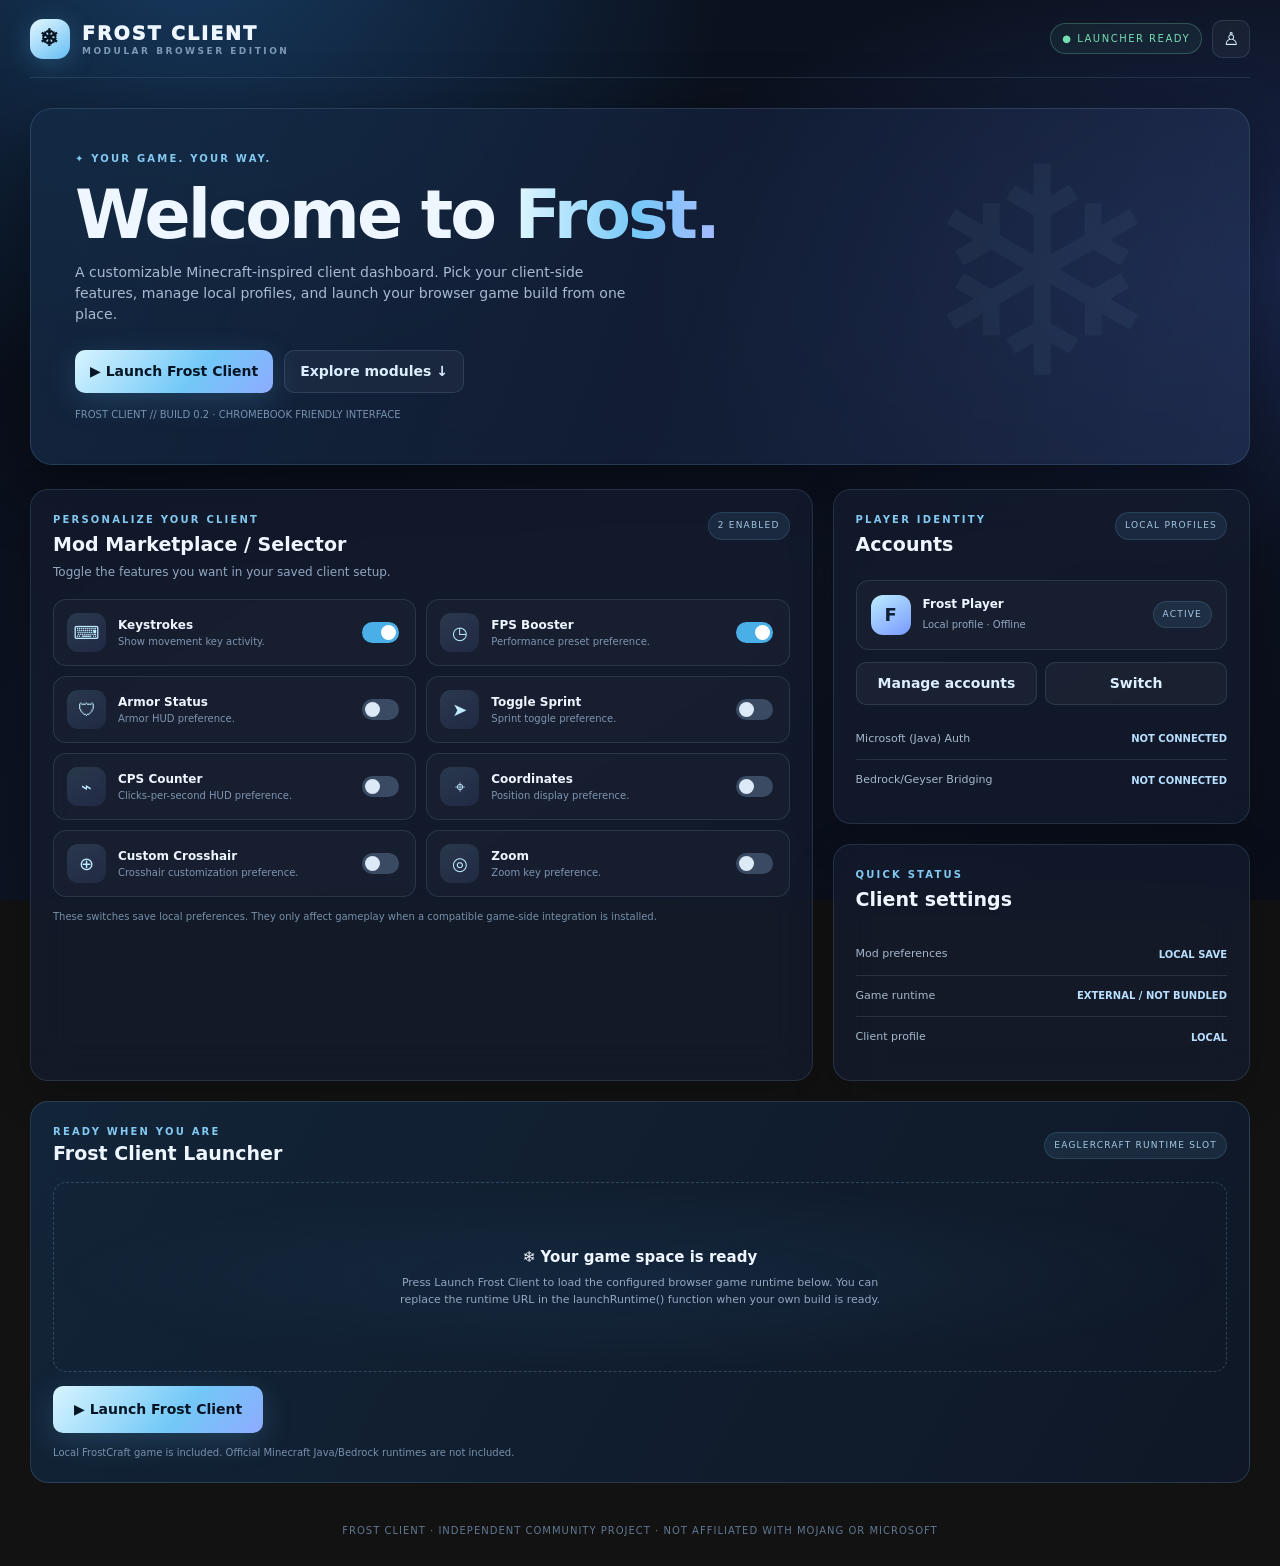
<file: index.html>
<!doctype html>
<html lang="en">
<head>
<meta charset="utf-8">
<meta name="viewport" content="width=device-width,initial-scale=1">
<meta name="theme-color" content="#090d18">
<meta name="description" content="Frost Client — a modular Minecraft-inspired browser launcher.">
<link rel="manifest" href="./manifest.webmanifest">
<title>Frost Client</title>
<style>
:root{color-scheme:dark;--bg:#090d18;--panel:rgba(20,29,48,.72);--panel2:rgba(27,40,64,.7);--line:rgba(160,195,235,.14);--ice:#b9e8ff;--blue:#62baf2;--text:#eef6ff;--muted:#93a7c1;--green:#75dfb3;--shadow:0 22px 70px #0007}
*{box-sizing:border-box}html{scroll-behavior:smooth}body{margin:0;min-height:100vh;color:var(--text);font:14px/1.5 Inter,ui-sans-serif,system-ui,-apple-system,Segoe UI,sans-serif;background:radial-gradient(ellipse at 15% -10%,#183c63 0,transparent 36%),radial-gradient(ellipse at 95% 30%,#1b2850 0,transparent 34%),linear-gradient(145deg,#080d17,#0d1423 55%,#090e19);background-attachment:fixed}
button,input{font:inherit}button{cursor:pointer}.app{max-width:1500px;margin:auto;padding:0 30px}.topbar{height:78px;display:flex;align-items:center;justify-content:space-between;border-bottom:1px solid var(--line)}.brand{display:flex;align-items:center;gap:12px;font-size:19px;font-weight:950;letter-spacing:2px}.logo{display:grid;place-items:center;width:40px;height:40px;border-radius:13px;color:#071522;background:linear-gradient(145deg,#e4f8ff,#64bdf3);box-shadow:0 5px 24px #5ab7ed44;font-size:23px}.brand small{display:block;color:#8099b8;font-size:9px;letter-spacing:2.5px;font-weight:700;margin-top:-3px}.top-actions{display:flex;align-items:center;gap:10px}.status{font-size:10px;letter-spacing:1.5px;color:var(--green);border:1px solid #75dfb344;background:#75dfb310;padding:7px 11px;border-radius:99px}.btn{border:1px solid var(--line);background:#ffffff0a;color:#dceeff;border-radius:10px;padding:10px 15px;font-weight:750;transition:.18s}.btn:hover{transform:translateY(-1px);background:#ffffff14;border-color:#9cdcff55}.btn.primary{color:#061525;border:0;background:linear-gradient(130deg,#d8f5ff,#72c8f7 60%,#8eabff);box-shadow:0 8px 30px #5bb8ef35}.btn.primary:hover{filter:brightness(1.08)}.iconbtn{width:38px;height:38px;padding:0;font-size:18px}.hero{position:relative;overflow:hidden;margin:30px 0 24px;padding:42px 44px;border:1px solid #9bd7ff25;border-radius:22px;background:linear-gradient(110deg,#142b45c9,#14213bbd 55%,#25345a99);backdrop-filter:blur(22px);box-shadow:var(--shadow)}.hero:after{content:"❄";position:absolute;right:7%;top:-52px;font-size:290px;color:#bfeaff0b;pointer-events:none}.eyebrow{font-size:10px;letter-spacing:2.2px;text-transform:uppercase;font-weight:850;color:#83c9f2}.hero h1{font-size:clamp(40px,6vw,68px);line-height:1;letter-spacing:-3px;margin:15px 0 13px}.hero h1 span{background:linear-gradient(90deg,#dff7ff,#75c8f7 60%,#a5baff);-webkit-background-clip:text;background-clip:text;color:transparent}.hero p{color:#a8bad0;max-width:570px;margin:0}.hero-actions{display:flex;gap:11px;flex-wrap:wrap;margin-top:25px;position:relative;z-index:1}.hero-note{font-size:10px;color:#7891ae;margin-top:14px}.layout{display:grid;grid-template-columns:minmax(0,1.5fr) minmax(280px,.8fr);gap:20px}.panel{background:var(--panel);border:1px solid var(--line);border-radius:18px;backdrop-filter:blur(20px);box-shadow:0 15px 45px #0003;padding:22px}.panel-head{display:flex;align-items:flex-start;justify-content:space-between;gap:12px;margin-bottom:18px}.panel h2{font-size:19px;margin:3px 0}.sub{font-size:12px;color:var(--muted);margin:4px 0 0}.tag{font-size:9px;letter-spacing:1.2px;color:#a5c9e5;background:#78bff21a;border:1px solid #78bff226;padding:6px 9px;border-radius:99px;white-space:nowrap}.mod-grid{display:grid;grid-template-columns:repeat(2,minmax(0,1fr));gap:10px}.mod{display:flex;align-items:center;gap:12px;padding:13px;border-radius:13px;border:1px solid var(--line);background:#ffffff06;min-width:0}.mod-icon{width:39px;height:39px;flex:0 0 39px;display:grid;place-items:center;border-radius:11px;background:linear-gradient(145deg,#a6ddff24,#7c9bff18);color:#bfeaff;font-size:18px}.mod-copy{min-width:0;flex:1}.mod-copy strong{display:block;font-size:12px}.mod-copy small{display:block;color:#8095b0;font-size:10px;white-space:nowrap;overflow:hidden;text-overflow:ellipsis}.toggle{appearance:none;width:37px;height:21px;flex:0 0 37px;border-radius:99px;background:#3a4a62;position:relative;transition:.2s;outline:0}.toggle:after{content:"";position:absolute;left:3px;top:3px;width:15px;height:15px;border-radius:50%;background:#dce9f6;transition:.2s}.toggle:checked{background:#4bafe7}.toggle:checked:after{left:19px;background:white}.side-stack{display:grid;gap:20px;align-content:start}.profile{display:flex;align-items:center;gap:12px;padding:14px;border:1px solid var(--line);background:#ffffff07;border-radius:13px}.avatar{width:40px;height:40px;border-radius:12px;display:grid;place-items:center;background:linear-gradient(145deg,#bcecff,#7899ff);color:#10203a;font-size:18px;font-weight:900}.profile-info{flex:1;min-width:0}.profile-info strong{display:block;font-size:12px}.profile-info small{color:var(--muted);font-size:10px}.profile-actions{display:flex;gap:8px;margin-top:12px}.profile-actions .btn{flex:1}.account-row{display:flex;justify-content:space-between;gap:10px;align-items:center;padding:12px 0;border-bottom:1px solid var(--line);font-size:11px}.account-row:last-child{border:0}.account-row span{color:#a7b8cc}.account-row b{font-size:10px;color:#b9dfff}.launch-panel{margin:20px 0 40px;padding:22px;border:1px solid #83c9f22c;border-radius:18px;background:linear-gradient(120deg,#132a43c9,#101a2dc9);backdrop-filter:blur(18px)}.launch-head{display:flex;align-items:center;justify-content:space-between;gap:12px;margin-bottom:15px}.launch-head h2{font-size:19px;margin:0}.game-frame-wrap{display:none;overflow:hidden;border-radius:13px;border:1px solid #9bd7ff2a;background:#05080e}.game-frame-wrap.visible{display:block}.game-frame{display:block;width:100%;height:min(70vh,720px);min-height:420px;border:0;background:#05080e}.frame-placeholder{min-height:190px;display:flex;align-items:center;justify-content:center;text-align:center;padding:25px;border:1px dashed #9bd7ff38;border-radius:13px;background:radial-gradient(ellipse at center,#19345166,transparent 70%)}.frame-placeholder strong{display:block;font-size:15px}.frame-placeholder p{color:var(--muted);font-size:11px;max-width:500px;margin:7px auto 0}.launch-controls{display:flex;gap:10px;flex-wrap:wrap;align-items:center}.launch-controls .primary{font-size:14px;padding:13px 21px}.footnote{font-size:10px;color:#7890aa;margin:12px 0 0}.modal-backdrop{position:fixed;inset:0;z-index:10;display:none;place-items:center;padding:18px;background:#030712c9;backdrop-filter:blur(10px)}.modal-backdrop.open{display:grid}.modal{width:min(570px,100%);max-height:90vh;overflow:auto;background:linear-gradient(145deg,#172941f5,#0d1729f7);border:1px solid #a6dfff30;border-radius:19px;box-shadow:0 30px 100px #000b;padding:23px}.modal-head{display:flex;justify-content:space-between;align-items:center;margin-bottom:17px}.modal-head h2{margin:0;font-size:20px}.field{display:grid;gap:6px;margin:13px 0}.field label{font-size:11px;color:#b8cce0;font-weight:700}.field input{width:100%;border:1px solid var(--line);background:#070e1b99;color:white;padding:11px 12px;border-radius:9px;outline:0}.field input:focus{border-color:#76c8f2}.auth-option{padding:14px;margin:12px 0;border:1px solid var(--line);border-radius:12px;background:#ffffff06}.auth-option strong{font-size:12px;display:block}.auth-option p{font-size:10px;color:var(--muted);margin:5px 0 9px}.auth-option .tag{display:inline-block}.modal-actions{display:flex;gap:9px;justify-content:flex-end;margin-top:18px}.muted{color:var(--muted)}.toast{position:fixed;bottom:22px;left:50%;transform:translate(-50%,20px);opacity:0;pointer-events:none;z-index:20;background:#d9f3ff;color:#071726;padding:11px 16px;border-radius:10px;font-size:12px;font-weight:800;transition:.25s;box-shadow:var(--shadow)}.toast.show{opacity:1;transform:translate(-50%,0)}footer{padding:0 0 28px;text-align:center;color:#617792;font-size:10px;letter-spacing:1px}
@media(max-width:900px){.layout{grid-template-columns:1fr}.side-stack{grid-template-columns:repeat(2,minmax(0,1fr))}}@media(max-width:600px){.app{padding:0 14px}.topbar{height:66px}.brand{font-size:15px}.brand small{font-size:8px}.status{display:none}.hero{padding:29px 22px;margin-top:19px}.hero:after{right:-35px;font-size:180px}.hero h1{letter-spacing:-2px}.panel{padding:16px}.mod-grid{grid-template-columns:1fr}.side-stack{grid-template-columns:1fr}.launch-head{align-items:flex-start;flex-direction:column}.game-frame{height:65vh;min-height:360px}}
</style>
</head>
<body>
<div class="app">
<header class="topbar">
 <div class="brand"><div class="logo">❄</div><div>FROST CLIENT<small>MODULAR BROWSER EDITION</small></div></div>
 <div class="top-actions"><span class="status">● LAUNCHER READY</span><button class="btn iconbtn" id="openAccounts" title="Accounts">♙</button></div>
</header>
<main>
<section class="hero">
 <div class="eyebrow">✦ YOUR GAME. YOUR WAY.</div>
 <h1>Welcome to <span>Frost.</span></h1>
 <p>A customizable Minecraft-inspired client dashboard. Pick your client-side features, manage local profiles, and launch your browser game build from one place.</p>
 <div class="hero-actions"><button class="btn primary" id="heroLaunch">▶ Launch Frost Client</button><button class="btn" id="heroMods">Explore modules ↓</button></div>
 <div class="hero-note">FROST CLIENT // BUILD 0.2 · CHROMEBOOK FRIENDLY INTERFACE</div>
</section>
<div class="layout">
 <section class="panel" id="marketplace">
  <div class="panel-head"><div><div class="eyebrow">PERSONALIZE YOUR CLIENT</div><h2>Mod Marketplace / Selector</h2><p class="sub">Toggle the features you want in your saved client setup.</p></div><span class="tag" id="enabledCount">0 ENABLED</span></div>
  <div class="mod-grid" id="modGrid"></div>
  <p class="footnote">These switches save local preferences. They only affect gameplay when a compatible game-side integration is installed.</p>
 </section>
 <aside class="side-stack">
  <section class="panel"><div class="panel-head"><div><div class="eyebrow">PLAYER IDENTITY</div><h2>Accounts</h2></div><span class="tag">LOCAL PROFILES</span></div>
   <div class="profile"><div class="avatar" id="avatar">F</div><div class="profile-info"><strong id="activeName">Frost Player</strong><small id="activeType">Local profile · Offline</small></div><span class="tag">ACTIVE</span></div>
   <div class="profile-actions"><button class="btn" id="manageAccounts">Manage accounts</button><button class="btn" id="switchAccount">Switch</button></div>
   <div style="margin-top:14px"><div class="account-row"><span>Microsoft (Java) Auth</span><b>NOT CONNECTED</b></div><div class="account-row"><span>Bedrock/Geyser Bridging</span><b>NOT CONNECTED</b></div></div>
  </section>
  <section class="panel"><div class="panel-head"><div><div class="eyebrow">QUICK STATUS</div><h2>Client settings</h2></div></div>
   <div class="account-row"><span>Mod preferences</span><b>LOCAL SAVE</b></div><div class="account-row"><span>Game runtime</span><b>EXTERNAL / NOT BUNDLED</b></div><div class="account-row"><span>Client profile</span><b id="profileStatus">DEFAULT</b></div>
  </section>
 </aside>
</div>
<section class="launch-panel" id="launcher">
 <div class="launch-head"><div><div class="eyebrow">READY WHEN YOU ARE</div><h2>Frost Client Launcher</h2></div><span class="tag">EAGLERCRAFT RUNTIME SLOT</span></div>
 <div class="frame-placeholder" id="placeholder"><div><strong>❄ Your game space is ready</strong><p>Press Launch Frost Client to load the configured browser game runtime below. You can replace the runtime URL in the launchRuntime() function when your own build is ready.</p></div></div>
 <div class="game-frame-wrap" id="frameWrap"><iframe class="game-frame" id="gameFrame" title="Frost Client game runtime" allow="fullscreen; autoplay; gamepad; pointer-lock" allowfullscreen></iframe></div>
 <div class="launch-controls" style="margin-top:14px"><button class="btn primary" id="launchButton">▶ Launch Frost Client</button><button class="btn" id="reloadButton" hidden>↻ Reload game</button><button class="btn" id="fullscreenButton" hidden>⛶ Fullscreen</button></div>
 <p class="footnote" id="launchStatus">Local FrostCraft game is included. Official Minecraft Java/Bedrock runtimes are not included.</p>
</section>
</main>
<footer>FROST CLIENT · INDEPENDENT COMMUNITY PROJECT · NOT AFFILIATED WITH MOJANG OR MICROSOFT</footer>
</div>

<div class="modal-backdrop" id="accountModal" role="dialog" aria-modal="true" aria-labelledby="modalTitle">
 <div class="modal">
  <div class="modal-head"><div><div class="eyebrow">PLAYER PROFILES</div><h2 id="modalTitle">Account manager</h2></div><button class="btn iconbtn" id="closeModal" aria-label="Close">×</button></div>
  <div class="field"><label for="profileName">Profile display name</label><input id="profileName" maxlength="24" placeholder="e.g. Frost Player"></div>
  <div class="field"><label for="profileType">Profile type</label><select id="profileType" style="width:100%;border:1px solid var(--line);background:#070e1b;color:white;padding:11px 12px;border-radius:9px"><option value="local">Local / Offline profile</option><option value="java">Microsoft (Java) Auth</option><option value="bedrock">Bedrock / Geyser profile</option></select></div>
  <div class="auth-option"><strong>Microsoft (Java) Auth</strong><p>Real Microsoft sign-in is not connected yet. A production integration must use Microsoft's official OAuth authorization flow; never enter your Microsoft password into this demo.</p><span class="tag">SIMULATION ONLY · NOT AUTHENTICATED</span></div>
  <div class="auth-option"><strong>Bedrock/Geyser Bridging</strong><p>This option records a profile preference only. It does not convert a browser Eaglercraft session into a Bedrock client or create a Geyser connection.</p><span class="tag">SIMULATION ONLY · NOT CONNECTED</span></div>
  <div class="field"><label for="profileList">Saved profiles</label><select id="profileList" style="width:100%;border:1px solid var(--line);background:#070e1b;color:white;padding:11px 12px;border-radius:9px"></select></div>
  <div class="modal-actions"><button class="btn" id="useSelected">Switch to selected</button><button class="btn primary" id="saveProfile">Save profile</button></div>
  <p class="footnote">Profiles are stored only in this browser using localStorage. No credentials or access tokens are collected.</p>
 </div>
</div>
<div class="toast" id="toast" role="status"></div>
<script>
/* Frost Client modules: keep UI state separate from future game-runtime adapters. */
const STORAGE={mods:"frostClient.mods.v2",profiles:"frostClient.profiles.v1",active:"frostClient.activeProfile.v1"};
const defaultMods=[
 {id:"keystrokes",icon:"⌨",name:"Keystrokes",desc:"Show movement key activity.",enabled:true},
 {id:"fps",icon:"◷",name:"FPS Booster",desc:"Performance preset preference.",enabled:true},
 {id:"armor",icon:"🛡",name:"Armor Status",desc:"Armor HUD preference.",enabled:false},
 {id:"sprint",icon:"➤",name:"Toggle Sprint",desc:"Sprint toggle preference.",enabled:false},
 {id:"cps",icon:"⌁",name:"CPS Counter",desc:"Clicks-per-second HUD preference.",enabled:false},
 {id:"coordinates",icon:"⌖",name:"Coordinates",desc:"Position display preference.",enabled:false},
 {id:"crosshair",icon:"⊕",name:"Custom Crosshair",desc:"Crosshair customization preference.",enabled:false},
 {id:"zoom",icon:"◎",name:"Zoom",desc:"Zoom key preference.",enabled:false}
];
const read=(key,fallback)=>{try{const v=localStorage.getItem(key);return v?JSON.parse(v):fallback}catch{return fallback}};
let mods=read(STORAGE.mods,defaultMods),profiles=read(STORAGE.profiles,[{id:"local-default",name:"Frost Player",type:"local"}]),activeId=read(STORAGE.active,"local-default");
let activeProfile=()=>profiles.find(p=>p.id===activeId)||profiles[0];
const $=id=>document.getElementById(id);
function toast(message){const t=$("toast");t.textContent=message;t.classList.add("show");clearTimeout(toast.timer);toast.timer=setTimeout(()=>t.classList.remove("show"),2300)}
function saveMods(){localStorage.setItem(STORAGE.mods,JSON.stringify(mods));renderMods()}
function renderMods(){
 $("modGrid").innerHTML=mods.map(m=>'<article class="mod"><div class="mod-icon">'+escapeHtml(m.icon)+'</div><div class="mod-copy"><strong>'+escapeHtml(m.name)+'</strong><small>'+escapeHtml(m.desc)+'</small></div><input class="toggle" type="checkbox" data-mod="'+escapeHtml(m.id)+'" '+(m.enabled?"checked":"")+' aria-label="Toggle '+escapeHtml(m.name)+'"></article>').join("");
 document.querySelectorAll("[data-mod]").forEach(input=>input.addEventListener("change",()=>{const mod=mods.find(m=>m.id===input.dataset.mod);if(mod){mod.enabled=input.checked;saveMods()}}));
 $("enabledCount").textContent=mods.filter(m=>m.enabled).length+" ENABLED";
}
function escapeHtml(value){return String(value).replace(/[&<>"']/g,c=>({"&":"&amp;","<":"&lt;",">":"&gt;",'"':"&quot;","'":"&#39;"}[c]))}
function renderProfile(){
 const p=activeProfile();if(!p)return;
 $("activeName").textContent=p.name;$("avatar").textContent=(p.name.trim()[0]||"F").toUpperCase();
 $("activeType").textContent=({local:"Local profile · Offline",java:"Microsoft (Java) · Demo profile",bedrock:"Bedrock/Geyser · Demo profile"})[p.type]||"Local profile";
 $("profileStatus").textContent=p.type.toUpperCase();
 $("profileList").innerHTML=profiles.map(x=>'<option value="'+escapeHtml(x.id)+'">'+escapeHtml(x.name)+' — '+escapeHtml(x.type)+'</option>').join("");
 $("profileList").value=activeId;
}
function openAccounts(){$("accountModal").classList.add("open");renderProfile();$("profileName").value=activeProfile()?.name||"";$("profileType").value=activeProfile()?.type||"local"}
function closeAccounts(){$("accountModal").classList.remove("open")}
function saveProfile(){
 const name=$("profileName").value.trim();if(!name){toast("Enter a profile display name");return}
 const type=$("profileType").value;let p=profiles.find(x=>x.id===activeId);
 if(!p){p={id:"profile-"+Date.now(),name,type};profiles.push(p)}else{p.name=name;p.type=type}
 activeId=p.id;localStorage.setItem(STORAGE.profiles,JSON.stringify(profiles));localStorage.setItem(STORAGE.active,JSON.stringify(activeId));renderProfile();closeAccounts();toast("Profile saved on this device");
}
function switchProfile(){const id=$("profileList").value;if(!id)return;activeId=id;localStorage.setItem(STORAGE.active,JSON.stringify(activeId));renderProfile();toast("Switched profile")}
$("openAccounts").onclick=openAccounts;$("manageAccounts").onclick=openAccounts;$("switchAccount").onclick=openAccounts;$("closeModal").onclick=closeAccounts;$("saveProfile").onclick=saveProfile;$("useSelected").onclick=switchProfile;
$("accountModal").addEventListener("click",e=>{if(e.target===$("accountModal"))closeAccounts()});
$("heroMods").onclick=()=>$("marketplace").scrollIntoView({behavior:"smooth"});
/* Runtime adapter: replace this URL with the URL of your own compiled, authorized browser game build. */
const RUNTIME_URL="./game.html?version=26.2&embedded=1";
function launchRuntime(){
 const frame=$("gameFrame");if(!frame.src||frame.src==="about:blank")frame.src=RUNTIME_URL;
 $("placeholder").style.display="none";$("frameWrap").classList.add("visible");
 $("reloadButton").hidden=false;$("fullscreenButton").hidden=false;
 $("launchStatus").textContent="Loading FrostCraft, the browser game included in this repository. This is the local Frost game build, not the official Minecraft Java or Bedrock client.";
 toast("Frost runtime launch requested");
}
$("launchButton").onclick=launchRuntime;$("heroLaunch").onclick=()=>{$("launcher").scrollIntoView({behavior:"smooth"});launchRuntime()};
$("reloadButton").onclick=()=>{const f=$("gameFrame");f.src=f.src};
$("fullscreenButton").onclick=()=>{const f=$("gameFrame");if(f.requestFullscreen)f.requestFullscreen().catch(()=>toast("Fullscreen is unavailable"))};
renderMods();renderProfile();
if("serviceWorker"in navigator&&location.protocol.startsWith("http"))navigator.serviceWorker.register("./sw.js").catch(()=>{});
</script>
</body>
</html>
</file>
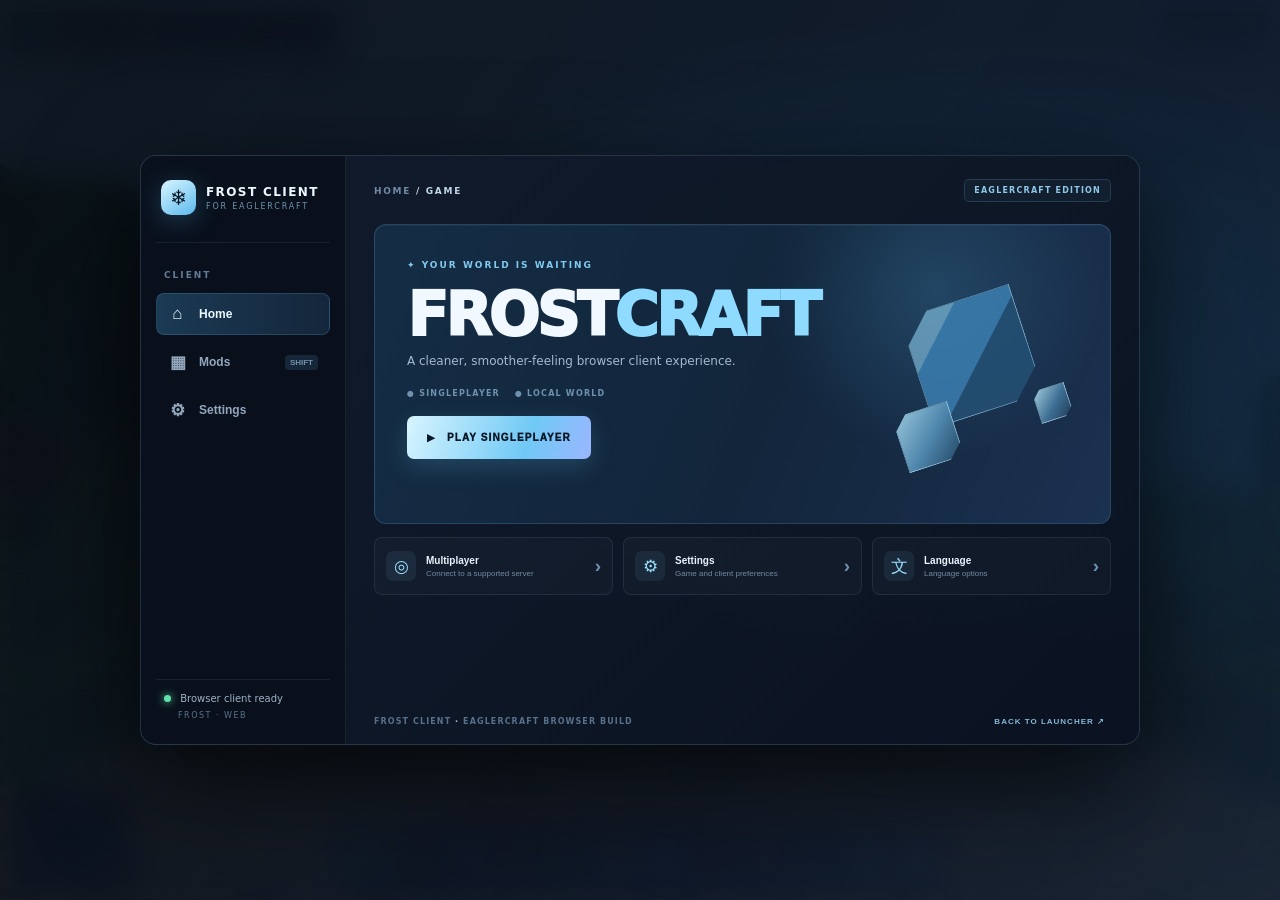
<file: game.html>
<!doctype html>
<html lang="en"><head><meta charset="utf-8"><meta name="viewport" content="width=device-width,initial-scale=1,maximum-scale=1,user-scalable=no"><meta name="theme-color" content="#071426"><title>FrostCraft · Stay Frost</title><style>
*{box-sizing:border-box}html,body{margin:0;width:100%;height:100%;overflow:hidden;background:#80bce0;color:#eefaff;font:14px system-ui,Segoe UI,sans-serif}canvas{display:block;width:100%;height:100%;outline:0}#top{position:fixed;top:12px;left:14px;right:14px;display:flex;justify-content:space-between;pointer-events:none;text-shadow:0 2px 5px #000;z-index:2}#brand{font-weight:950;letter-spacing:2px;color:#d9f5ff}#profile,#coords{font-size:11px;color:#e1f4ff}#cross{position:fixed;left:50%;top:50%;width:18px;height:18px;transform:translate(-50%,-50%);pointer-events:none;z-index:2}#cross:before,#cross:after{content:"";position:absolute;background:#fff;box-shadow:0 1px 3px #000}#cross:before{width:2px;height:18px;left:8px}#cross:after{height:2px;width:18px;top:8px}#hotbar{position:fixed;bottom:14px;left:50%;transform:translateX(-50%);display:flex;gap:0;padding:4px;background:#171717dd;border:3px solid #c6c6c6;border-top-color:#f1f1f1;border-left-color:#f1f1f1;border-radius:0;box-shadow:0 2px 8px #0008;z-index:2}.slot{width:46px;height:46px;border:2px solid #555;background:#8b8b8b;display:grid;place-items:center;position:relative;box-shadow:inset 2px 2px #bdbdbd,inset -2px -2px #555}.slot.active{border:3px solid #fff;outline:1px solid #222;background:#aaa;box-shadow:0 0 0 1px #fff,inset 2px 2px #ddd,inset -2px -2px #555}.swatch{width:27px;height:27px;border:2px solid #ffffff66;box-shadow:inset -5px -5px #0003;image-rendering:pixelated}.slot small{position:absolute;bottom:0;right:3px;font-size:10px;text-shadow:0 1px 3px #000}#statusbar{position:fixed;bottom:70px;left:50%;transform:translateX(-50%);width:min(430px,94vw);display:flex;justify-content:space-between;pointer-events:none;z-index:2;text-shadow:1px 2px #222;font-size:22px;line-height:1}#hearts,#food{letter-spacing:1px;white-space:nowrap}#hearts{color:#ef3434}#food{color:#e2a36a}#help{position:fixed;left:13px;bottom:13px;font-size:11px;line-height:1.7;text-shadow:0 2px 5px #000;z-index:2}#overlay{position:fixed;inset:0;background:linear-gradient(#07142677,#071426dd);display:grid;place-items:center;padding:18px;z-index:5}#panel{width:min(480px,100%);padding:28px;border:2px solid #8edcff88;border-radius:10px;background:linear-gradient(145deg,#102c45,#081a2c);box-shadow:0 20px 80px #0009}h1{font-size:38px;line-height:1;margin:8px 0 12px}h1 em{font-style:normal;color:#a9e4ff}.eyebrow{font-size:10px;letter-spacing:2px;color:#81c9ec;font-weight:900}p{color:#b3ccdc;line-height:1.6}.btn{border:0;border-radius:5px;background:linear-gradient(135deg,#c7f1ff,#58b8ed);color:#06203a;font-weight:900;padding:12px 18px;cursor:pointer}.secondary{background:#17364f;color:#d6f2ff;border:1px solid #38617d;margin-left:7px}.hidden{display:none!important}#toast{position:fixed;top:68px;left:50%;transform:translateX(-50%);padding:8px 14px;background:#071b2cdd;border:1px solid #9edfff66;border-radius:6px;font-size:12px;opacity:0;transition:opacity .2s;z-index:3;pointer-events:none}#toast.show{opacity:1}#gameMenu{position:fixed;inset:0;z-index:8;display:grid;place-items:center;padding:16px;background:#020914bb;backdrop-filter:blur(7px)}#gameMenu.hidden{display:none!important}.menuCard{width:min(560px,96vw);max-height:85vh;overflow:auto;padding:24px;background:linear-gradient(145deg,#173b58,#071a2d);border:2px solid #8edcff88;border-radius:12px;box-shadow:0 22px 80px #000b}.menuCard h2{font-size:28px;margin:8px 0 18px}.menuGrid{display:grid;grid-template-columns:repeat(3,minmax(0,1fr));gap:9px}.menuItem{padding:12px 8px;background:#0a2338;border:1px solid #426783;border-radius:7px;color:#eaf8ff;text-align:center;cursor:pointer}.menuItem:hover{border-color:#a7e6ff;background:#174363}.menuItem small{display:block;color:#a9c8da;margin-top:5px}.menuActions{display:flex;justify-content:center;margin-top:18px}.toggleRow{display:flex;justify-content:space-between;align-items:center;padding:12px;border-bottom:1px solid #ffffff20;color:#eaf8ff}.toggleRow button{min-width:86px}.@media(max-width:600px){#help{display:none}.slot{width:36px;height:40px}#hotbar{bottom:8px;padding:3px}.slot .swatch{width:22px;height:22px}#statusbar{bottom:58px;font-size:18px;width:min(340px,94vw)}}
.menuCard{width:min(650px,96vw);background:linear-gradient(145deg,#111820,#080d13);border:1px solid #3a4b5c;border-radius:5px;padding:22px;box-shadow:0 24px 90px #000d}.menuCard h2{font-size:25px;letter-spacing:.5px;color:#f1f6fa}.hackBar{display:flex;gap:10px;align-items:center;flex-wrap:wrap;margin:0 0 13px}.hackTabs{display:flex;gap:5px}.hackTab{background:#202b36;border:1px solid #394958;color:#b9c7d2;padding:8px 12px;border-radius:3px;cursor:pointer}.hackTab.chosen{background:#8edcff;color:#071521;border-color:#8edcff;font-weight:900}.hackSearch{flex:1;min-width:150px;background:#0b1219;border:1px solid #3a4b5c;color:#fff;padding:9px 11px;border-radius:3px;outline:none}.hackModules{display:grid;grid-template-columns:repeat(2,minmax(0,1fr));gap:8px;max-height:48vh;overflow:auto}.hackModule{display:flex;align-items:center;justify-content:space-between;gap:10px;text-align:left;background:#1a242e;border:1px solid #354553;border-radius:3px;color:#e9f2f8;padding:12px;cursor:pointer}.hackModule:hover{border-color:#8edcff}.hackModule.enabled{background:#173443;border-color:#62c5ef}.hackModule small{display:block;color:#9aabb8;font-size:11px;margin-top:4px}.hackSwitch{font-size:10px;font-weight:900;letter-spacing:1px;color:#91a0ad;background:#0b1219;padding:5px 8px;border-radius:2px}.hackModule.enabled .hackSwitch{color:#071521;background:#8edcff}.hackFoot{color:#718391;font-size:9px;letter-spacing:1.4px;margin-top:14px}.hackEmpty{grid-column:1/-1;padding:22px;text-align:center;color:#9aabb8}@media(max-width:520px){.hackModules{grid-template-columns:1fr}.hackBar{align-items:stretch}.hackTabs{overflow:auto}}#frostHud{position:fixed;top:15px;left:15px;z-index:4;display:flex;align-items:center;gap:9px;color:#fff;font-size:14px;font-weight:850;letter-spacing:.5px;text-shadow:2px 2px 4px #000c;pointer-events:none}.frostLogo{width:18px;height:18px;background:#1bf2ff;clip-path:polygon(50% 0%,100% 35%,82% 100%,18% 100%,0% 35%);filter:drop-shadow(0 0 5px #1bf2ff88)}#frostHud small{font-size:10px;font-weight:700;color:#bdefff;letter-spacing:.8px}#fpsValue{margin-left:8px;padding:5px 8px;background:#0b0c10b8;border:1px solid #ffffff26;border-radius:4px;font-size:10px;letter-spacing:1px}#keyHud{position:fixed;left:15px;bottom:15px;z-index:4;display:grid;gap:4px;padding:7px;background:#0b0c10a8;border:1px solid #ffffff35;border-radius:5px;pointer-events:none;backdrop-filter:blur(5px)}#keyHud>div{display:flex;justify-content:center;gap:4px}#keyHud i{font-style:normal;font-size:10px;font-weight:900;min-width:25px;height:24px;display:grid;place-items:center;background:#20252d;border:1px solid #68717c;border-radius:3px;color:#fff}#keyHud #keySpace,#keyHud #keySprint{min-width:48px;font-size:8px}#keyHud i.pressed{background:#1bf2ff;color:#071016;border-color:#b9faff;box-shadow:0 0 9px #1bf2ff77}#moduleHud{position:fixed;right:14px;top:52px;z-index:4;display:grid;justify-items:end;gap:4px;pointer-events:none}.modulePill{padding:5px 8px;background:#0b0c10c9;border:1px solid #1bf2ff77;border-radius:3px;color:#d8fbff;font-size:10px;font-weight:850;letter-spacing:.8px}#top #brand,#top #profile{display:none}#top #coords{top:15px;right:15px;background:#0b0c10a8;padding:6px 9px;border:1px solid #ffffff30;border-radius:4px;font-weight:800}#hotbar{background:#0b0c10b8;border:1px solid #ffffff66;border-radius:5px;gap:3px;padding:4px;backdrop-filter:blur(5px)}.slot{background:#20252d;border:1px solid #77808b;border-radius:3px;box-shadow:none}.slot.active{background:#28515a;border:2px solid #1bf2ff;outline:0;box-shadow:0 0 10px #1bf2ff66}.swatch{border-radius:2px}#help{display:none}@media(max-width:600px){#frostHud{top:9px;left:9px;font-size:12px}#frostHud small{display:none}#keyHud{left:8px;bottom:8px;transform:scale(.85);transform-origin:bottom left}#top #coords{top:9px;right:8px}.slot{width:34px;height:38px}#hotbar{bottom:8px;gap:2px;padding:3px}}
/* Classic browser Minecraft-style title screen */
#overlay{background:linear-gradient(#0006,#0009),radial-gradient(ellipse at 50% 35%,#738b9c55,transparent 65%);backdrop-filter:none}
#eaglerMenu{width:min(440px,96vw);padding:18px 24px 13px;text-align:center;position:relative;color:#fff;text-shadow:2px 2px #303030}
.eaglerLogo{height:142px;display:flex;flex-direction:column;align-items:center;justify-content:center;margin-bottom:14px;position:relative}
.logoMain{font-family:Impact,'Arial Black',system-ui,sans-serif;font-size:clamp(43px,9vw,66px);font-weight:1000;letter-spacing:-3px;line-height:.95;color:#fff;text-shadow:4px 4px #343434,-2px -2px #b8b8b8,2px -2px #b8b8b8,-2px 2px #b8b8b8,0 7px #222;transform:skew(-5deg)}
.logoMain span{color:#9fe6ff}
.logoSub{font-size:12px;font-weight:900;letter-spacing:5px;margin-top:12px;color:#dcecf6;text-shadow:2px 2px #333}
.splash{position:absolute;right:0;bottom:1px;color:#ffff55;font-size:15px;font-weight:900;text-shadow:2px 2px #3b3b00;transform:rotate(-13deg)}
.menuButtons{width:min(320px,100%);margin:0 auto;display:grid;gap:8px}
.mcButton{height:38px;min-width:0;padding:0 10px;border:2px solid;border-color:#fff #555 #555 #fff;border-radius:0;background:linear-gradient(#777,#555);color:#fff;font:14px/1.1 Arial,sans-serif;text-shadow:2px 2px #333;box-shadow:inset 0 0 0 1px #aaa,0 2px 3px #0008;cursor:pointer}
.mcButton:hover,.mcButton:focus{outline:0;border-color:#fff #ddd #ddd #fff;background:linear-gradient(#a0a0a0,#777);color:#ffffa0}
.mcButton:active{border-color:#555 #fff #fff #555;background:linear-gradient(#444,#666)}
.menuPair{display:grid;grid-template-columns:1fr 1fr;gap:8px}
.menuFooter{display:flex;justify-content:space-between;gap:10px;margin:22px -8px 0;color:#ddd;font:10px Arial,sans-serif;text-shadow:1px 1px #222}
.menuHint{font:10px Arial,sans-serif;color:#ddd;margin-top:9px;text-shadow:1px 1px #222}
@media(max-width:520px){#eaglerMenu{padding:10px 12px}.eaglerLogo{height:120px}.logoMain{font-size:48px}.menuButtons{width:min(310px,100%)}.menuFooter{font-size:8px}}

/* Frost x Lunar-inspired client interface: original styling, not Lunar assets */
#overlay{padding:0;background:radial-gradient(ellipse at 72% 42%,#123e5a88,transparent 48%),linear-gradient(125deg,#070b13ed,#0b1424f2 60%,#101d31f0);backdrop-filter:blur(16px)}
#lunarShell{width:min(1000px,96vw);min-height:min(590px,90vh);display:grid;grid-template-columns:205px 1fr;overflow:hidden;background:linear-gradient(135deg,#111c2cF5,#0b1321f7);border:1px solid #a8dfff26;border-radius:16px;box-shadow:0 35px 110px #000b;color:#eef7ff;font-family:Inter,system-ui,sans-serif;text-shadow:none}
.lunarSide{display:flex;flex-direction:column;padding:24px 15px;background:#080e19c9;border-right:1px solid #a8dfff18}
.lunarBrand{display:flex;align-items:center;gap:10px;padding:0 5px 27px;border-bottom:1px solid #ffffff12}
.lunarMark{width:35px;height:35px;border-radius:10px;display:grid;place-items:center;background:linear-gradient(145deg,#d8f6ff,#5cb9ee);color:#071522;font-size:21px;box-shadow:0 5px 24px #5cb9ee44}
.lunarBrand b{display:block;font-size:12px;letter-spacing:1.4px}.lunarBrand small{display:block;color:#6e91ad;font-size:8px;letter-spacing:1.8px;margin-top:3px}
.sideLabel{font-size:9px;color:#637b96;letter-spacing:2px;font-weight:900;margin:27px 8px 10px}
.sideLink{height:42px;display:flex;align-items:center;gap:12px;padding:0 11px;margin:3px 0;border:1px solid transparent;border-radius:8px;background:transparent;color:#92a7be;text-align:left;font-size:12px;font-weight:700;cursor:pointer}
.sideLink span{font-size:17px;width:19px;text-align:center}.sideLink i{font-style:normal;margin-left:auto;font-size:8px;color:#7193af;background:#17273a;padding:3px 5px;border-radius:4px}
.sideLink:hover,.sideLink.selected{background:linear-gradient(90deg,#1b3a54,#14263b);border-color:#6cc7f52b;color:#eaf8ff}
.sideBottom{margin-top:auto;padding:13px 8px 0;border-top:1px solid #ffffff12;color:#9db1c5;font-size:10px}.sideBottom small{display:block;color:#59738d;font-size:8px;letter-spacing:1.5px;margin:7px 0 0 14px}
.onlineDot{display:inline-block;width:7px;height:7px;border-radius:50%;background:#61e3ad;box-shadow:0 0 9px #61e3ad;margin-right:6px}
.lunarMain{padding:23px 28px 17px;display:flex;flex-direction:column;min-width:0}
.lunarTop{display:flex;justify-content:space-between;align-items:center;color:#718aa4;font-size:9px;font-weight:900;letter-spacing:1.7px}.lunarTop b{color:#c1d7e9}
.buildTag{padding:6px 9px;border:1px solid #7dcdf32b;background:#7dcdf30c;border-radius:5px;color:#8fc9e8;font-size:8px;letter-spacing:1.2px}
.welcomeCard{position:relative;overflow:hidden;min-height:300px;margin-top:22px;border:1px solid #8bd5ff2a;border-radius:12px;background:linear-gradient(112deg,#142d45,#12253b 54%,#1b3150);box-shadow:inset 0 1px #ffffff0b}
.welcomeGlow{position:absolute;width:350px;height:350px;right:0;top:-110px;border-radius:50%;background:radial-gradient(circle,#56b9ec33,transparent 68%)}
.welcomeContent{position:relative;z-index:1;padding:35px 32px}.lunarEyebrow{font-size:9px;color:#81c9ee;font-weight:900;letter-spacing:2px}
.lunarTitle{font-size:clamp(39px,6vw,60px);font-weight:1000;letter-spacing:-3px;line-height:1.05;margin:14px 0 5px;color:#f1f8ff}.lunarTitle span{color:#8edbff}
.welcomeContent p{font-size:12px;color:#a5bad0;margin:0}.welcomeMeta{display:flex;gap:15px;margin:18px 0;color:#6e91ad;font-size:8px;letter-spacing:1.2px;font-weight:900}
.lunarPlay{height:43px;padding:0 20px;border:0;border-radius:7px;background:linear-gradient(110deg,#d8f5ff,#70c9f5 65%,#9ab6ff);color:#071727;font-size:10px;font-weight:1000;letter-spacing:1.1px;box-shadow:0 8px 24px #65bdeb33;cursor:pointer}
.lunarPlay span{margin-right:7px}.lunarPlay:hover{filter:brightness(1.1);transform:translateY(-1px)}
.blockArt{position:absolute;right:45px;top:55px;width:190px;height:190px;opacity:.8;transform:rotate(-18deg)}
.blockCube{position:absolute;right:30px;top:20px;width:115px;height:115px;background:linear-gradient(135deg,#9bdfffaa 0 25%,#3d83b7 25% 55%,#245276 55%);border:1px solid #d2f4ff66;box-shadow:18px 18px 0 #0b1a2d88,0 0 45px #6dc8f344;clip-path:polygon(25% 0,100% 0,100% 75%,75% 100%,0 100%,0 25%)}
.smallCube{width:58px;height:58px;right:125px;top:112px;background:linear-gradient(135deg,#b8ecff,#5b9bc4 55%,#28506d)}.tinyCube{width:34px;height:34px;right:8px;top:130px;background:linear-gradient(135deg,#c3f1ff,#477fa7 55%,#25435d)}
.lunarTiles{display:grid;grid-template-columns:repeat(3,minmax(0,1fr));gap:10px;margin-top:13px}
.lunarTile{min-width:0;display:flex;align-items:center;gap:10px;padding:13px 11px;text-align:left;border:1px solid #9acbe51c;border-radius:8px;background:#ffffff06;color:#e8f4ff;cursor:pointer}
.lunarTile:hover{background:#8bd5ff12;border-color:#8bd5ff55}.tileIcon{width:30px;height:30px;flex:0 0 30px;display:grid;place-items:center;border-radius:7px;background:#8bd5ff15;color:#9bdfff;font-size:17px}
.lunarTile span:nth-child(2){min-width:0;flex:1}.lunarTile b{display:block;font-size:10px}.lunarTile small{display:block;color:#728ba4;font-size:8px;margin-top:3px;white-space:nowrap}.lunarTile strong{color:#6f93af;font-size:19px}
.lunarBottom{display:flex;justify-content:space-between;align-items:center;gap:10px;margin-top:auto;padding-top:19px;color:#58718a;font-size:8px;letter-spacing:1.1px;font-weight:900}.lunarBottom b{color:#83c9ec}
.lunarBottom button{border:0;background:none;color:#87b8d8;font-size:8px;font-weight:900;letter-spacing:1px;cursor:pointer}.lunarBottom button:hover{color:#d9f5ff}
#frostHud{gap:8px;padding:8px 11px;top:12px;left:12px;border:1px solid #a4dfff28;border-radius:8px;background:#081321b8;backdrop-filter:blur(12px);box-shadow:0 8px 25px #0004}
.frostLogo{border-radius:5px;clip-path:none;display:grid;place-items:center}.frostLogo:after{content:"✦";font-size:12px;color:#071522}
#fpsValue{background:#10283a;border:1px solid #5fc6f333;color:#9ce4ff;border-radius:5px}
#keyHud{padding:8px;background:#081321b9;border:1px solid #a4dfff2b;border-radius:8px;backdrop-filter:blur(12px);box-shadow:0 8px 25px #0004}
#keyHud i{border-radius:5px;background:#172638;border:1px solid #40566c}#keyHud i.pressed{background:#76cffa;color:#071522;border-color:#d4f5ff;box-shadow:0 0 12px #62c9ff66}
#moduleHud .modulePill{border-radius:6px;background:#081321d9;border-color:#69c9f355;backdrop-filter:blur(8px)}
#top #coords{border-radius:7px;background:#081321b9;border-color:#a4dfff2b;backdrop-filter:blur(10px)}
#hotbar{border-radius:8px;background:#081321c9;border:1px solid #a4dfff44;backdrop-filter:blur(12px);gap:4px;padding:5px}
.slot{border-radius:5px;background:#172638;border:1px solid #60768a}.slot.active{border:2px solid #8ee0ff;background:#244c65;box-shadow:0 0 12px #65cafa55}
@media(max-width:720px){#lunarShell{grid-template-columns:1fr;min-height:0;max-height:94vh;overflow:auto}.lunarSide{padding:12px 14px;flex-direction:row;align-items:center;border-right:0;border-bottom:1px solid #a8dfff18}.lunarBrand{padding:0;border:0}.sideLabel,.sideBottom{display:none}.sideLink{height:34px;margin-left:auto;padding:0 8px;font-size:10px}.sideLink span{display:none}.lunarMain{padding:15px}.welcomeCard{min-height:270px}.welcomeContent{padding:26px 20px}.blockArt{right:-35px;opacity:.35}.lunarTiles{grid-template-columns:1fr}.lunarTile{padding:10px}.lunarBottom{font-size:7px}}
@media(max-width:430px){.lunarSide{gap:4px}.lunarBrand b{font-size:10px}.lunarBrand small{font-size:7px}.sideLink{font-size:9px}.buildTag{font-size:7px}.welcomeMeta{gap:8px;font-size:7px}}
</style></head><body>
<canvas id="view"></canvas><div id="frostHud"><div class="frostLogo"></div><span>FROST CLIENT</span><small id="frostVersion">1.8.8 (WEB)</small><b id="fpsValue">FPS --</b></div><div id="keyHud"><div><i id="keyW">W</i></div><div><i id="keyA">A</i><i id="keyS">S</i><i id="keyD">D</i></div><div><i id="keySpace">SPACE</i><i id="keySprint">SPRINT</i></div></div><div id="moduleHud"></div><div id="top"><div><div id="brand">❄ STAY FROST</div><div id="profile">FROSTCRAFT · <span id="version">1.8.8</span> PROFILE</div></div><div id="coords">X 0 · Y 0 · Z 0</div></div><div id="cross"></div><div id="statusbar"><div id="hearts">♥ ♥ ♥ ♥ ♥ ♥ ♥ ♥ ♥ ♥</div><div id="food">● ● ● ● ● ● ● ● ● ●</div></div><div id="hotbar"></div><div id="help">WASD move · SPACE jump · SHIFT sprint<br>Mouse look · Left-click mine · Right-click place<br>1–9 select · E inventory · RIGHT SHIFT hack menu</div><div id="toast"></div><div id="gameMenu" class="hidden"><div class="menuCard"><div class="eyebrow">STAY FROST CLIENT</div><h2 id="menuTitle">Inventory</h2><div id="menuBody"></div><div class="menuActions"><button class="btn" id="resumeBtn">RESUME</button><button class="btn secondary" id="closeBtn">CLOSE</button></div></div></div>
<div id="overlay"><div id="lunarShell">
 <aside class="lunarSide">
  <div class="lunarBrand"><div class="lunarMark">❄</div><div><b>FROST CLIENT</b><small>FOR EAGLERCRAFT</small></div></div>
  <div class="sideLabel">CLIENT</div>
  <button class="sideLink selected" id="sideHome"><span>⌂</span> Home</button>
  <button class="sideLink" id="sideMods"><span>▦</span> Mods <i>SHIFT</i></button>
  <button class="sideLink" id="sideSettings"><span>⚙</span> Settings</button>
  <div class="sideBottom"><span class="onlineDot"></span> Browser client ready <small>FROST · WEB</small></div>
 </aside>
 <main class="lunarMain">
  <div class="lunarTop"><span>HOME <b>/ GAME</b></span><span class="buildTag">EAGLERCRAFT EDITION</span></div>
  <section class="welcomeCard">
   <div class="welcomeGlow"></div><div class="welcomeContent">
    <div class="lunarEyebrow">✦ YOUR WORLD IS WAITING</div>
    <div class="lunarTitle">FROST<span>CRAFT</span></div>
    <p>A cleaner, smoother-feeling browser client experience.</p>
    <div class="welcomeMeta"><span>● SINGLEPLAYER</span><span>● LOCAL WORLD</span></div>
    <button class="lunarPlay" id="start"><span>▶</span> PLAY SINGLEPLAYER</button>
   </div>
   <div class="blockArt"><div class="blockCube"></div><div class="blockCube smallCube"></div><div class="blockCube tinyCube"></div></div>
  </section>
  <section class="lunarTiles">
   <button class="lunarTile" id="multiplayer"><span class="tileIcon">◎</span><span><b>Multiplayer</b><small>Connect to a supported server</small></span><strong>›</strong></button>
   <button class="lunarTile" id="options"><span class="tileIcon">⚙</span><span><b>Settings</b><small>Game and client preferences</small></span><strong>›</strong></button>
   <button class="lunarTile" id="language"><span class="tileIcon">文</span><span><b>Language</b><small>Language options</small></span><strong>›</strong></button>
  </section>
  <div class="lunarBottom"><span>FROST CLIENT <b>·</b> EAGLERCRAFT BROWSER BUILD</span><button id="back">BACK TO LAUNCHER ↗</button></div>
 </main>
</div></div>
<script>
(()=>{"use strict";
const canvas=document.getElementById("view"),overlay=document.getElementById("overlay"),version=new URLSearchParams(location.search).get("version")||"1.8.8";document.getElementById("version").textContent=version;
const gl=canvas.getContext("webgl",{antialias:true,alpha:false,powerPreference:"high-performance"})||canvas.getContext("experimental-webgl");if(!gl){document.getElementById("panel").insertAdjacentHTML("beforeend","<p>Your browser could not start WebGL. Try enabling hardware acceleration in Chrome.</p>");return}
const vs=`attribute vec3 aPos;attribute vec3 aNormal;attribute vec3 aColor;uniform mat4 uVP;varying vec3 vColor;varying vec3 vPos;varying vec3 vNormal;void main(){vPos=aPos;vColor=aColor;vNormal=aNormal;gl_Position=uVP*vec4(aPos,1.0);}`;
const fs=`precision mediump float;varying vec3 vColor;varying vec3 vPos;varying vec3 vNormal;uniform vec3 uEye;uniform float uFullbright;void main(){float light=.62+.38*max(0.0,dot(normalize(vNormal),normalize(vec3(-.4,1.0,.25))));vec3 cell=floor(vPos*7.0);float grain=fract(sin(dot(cell,vec3(12.9898,78.233,37.719)))*43758.5453);float speck=mix(.78,1.12,step(.38,grain));float fleck=step(.94,fract(sin(dot(floor(vPos*15.0),vec3(39.3,11.1,7.7)))*24634.6));float fog=clamp((length(uEye-vPos)-22.0)/38.0,0.0,.68);vec3 c=vColor*mix(light,1.0,uFullbright)*speck*(1.0-fleck*.09);c=mix(c,vec3(.55,.75,.88),fog);gl_FragColor=vec4(c,1.0);}`;
function shader(type,src){let s=gl.createShader(type);gl.shaderSource(s,src);gl.compileShader(s);if(!gl.getShaderParameter(s,gl.COMPILE_STATUS))throw Error(gl.getShaderInfoLog(s));return s}
let program=gl.createProgram();gl.attachShader(program,shader(gl.VERTEX_SHADER,vs));gl.attachShader(program,shader(gl.FRAGMENT_SHADER,fs));gl.linkProgram(program);if(!gl.getProgramParameter(program,gl.LINK_STATUS))throw Error(gl.getProgramInfoLog(program));gl.useProgram(program);
const loc={pos:gl.getAttribLocation(program,"aPos"),normal:gl.getAttribLocation(program,"aNormal"),color:gl.getAttribLocation(program,"aColor"),vp:gl.getUniformLocation(program,"uVP"),eye:gl.getUniformLocation(program,"uEye"),fullbright:gl.getUniformLocation(program,"uFullbright")};
gl.enable(gl.DEPTH_TEST);gl.enable(gl.CULL_FACE);gl.cullFace(gl.BACK);
const names=["Grass","Dirt","Stone","Wood","Leaves","Sand","Ice","Bricks","Planks","Cobble","Glass","Snow"],colors=[[.36,.68,.28],[.48,.30,.16],[.52,.56,.60],[.55,.34,.19],[.20,.52,.22],[.82,.74,.48],[.38,.78,.91],[.58,.28,.24],[.72,.52,.29],[.42,.45,.49],[.58,.83,.91],[.91,.96,1]],swatches=["#62a84a","#80502c","#858f99","#8c5730","#39843b","#d2bd79","#80d9ef","#93483c","#b58a50","#6c747d","#9bdce9","#eaf5ff"];
let selected=0,fullbright=false,zoom=false,showCoords=true,flyMode=false,speedMode=false,world=new Map(),vertices=[],buffer=gl.createBuffer(),dirty=true,playing=false,keys={},yaw=0,pitch=0,px=16.5,pz=16.5,py=5.1,vy=0,onGround=false,last=0,hitBlock=null,toastTimer=0,fpsFrames=0,fpsStamp=0;
const W=36,D=36,idx=(x,y,z)=>x+","+y+","+z,get=(x,y,z)=>world.get(idx(x,y,z))||0,set=(x,y,z,id)=>{if(y<0||y>24||x<0||z<0||x>=W||z>=D)return;if(id)world.set(idx(x,y,z),id);else world.delete(idx(x,y,z));dirty=true};
let seed=73421;function rand(){seed=(seed*1664525+1013904223)>>>0;return seed/4294967296}
function heightAt(x,z){return Math.max(2,Math.min(8,3+Math.floor(1.7*Math.sin(x*.31)+1.4*Math.cos(z*.27)+.9*Math.sin((x+z)*.19))))}
for(let x=0;x<W;x++)for(let z=0;z<D;z++){let h=heightAt(x,z);for(let y=0;y<=h;y++)set(x,y,z,y===h?1:y>h-3?2:3);if(h<3)set(x,h,z,6);if(rand()<.035&&x>2&&z>2&&x<W-3&&z<D-3&&h>3){for(let y=1;y<=3;y++)set(x,h+y,z,4);for(let dx=-2;dx<=2;dx++)for(let dz=-2;dz<=2;dz++)for(let dy=2;dy<=4;dy++)if(Math.abs(dx)+Math.abs(dz)+(dy===4?1:0)<5&&rand()>.08)set(x+dx,h+dy,z+dz,5)}}
function saveWorld(){try{localStorage.setItem("frost-world-v2",JSON.stringify([...world]));return true}catch(e){return false}}
try{const saved=JSON.parse(localStorage.getItem("frost-world-v2")||"null");if(Array.isArray(saved)&&saved.length<50000){world=new Map(saved.filter(v=>Array.isArray(v)&&typeof v[0]==="string"&&Number.isInteger(v[1])&&v[1]>=1&&v[1]<=names.length));dirty=true}}catch(e){}
function face(arr,x,y,z,side,id){const c=colors[id-1],shade=[1,.82,.72,.92,.88,.95][side]||1;let color=c.map(v=>v*shade),p,n;
switch(side){case 0:p=[[x,y,z+1],[x+1,y,z+1],[x+1,y+1,z+1],[x,y+1,z+1]];n=[0,0,1];break;case 1:p=[[x+1,y,z],[x,y,z],[x,y+1,z],[x+1,y+1,z]];n=[0,0,-1];break;case 2:p=[[x,y,z],[x,y,z+1],[x,y+1,z+1],[x,y+1,z]];n=[-1,0,0];break;case 3:p=[[x+1,y,z+1],[x+1,y,z],[x+1,y+1,z],[x+1,y+1,z+1]];n=[1,0,0];break;case 4:p=[[x,y+1,z+1],[x+1,y+1,z+1],[x+1,y+1,z],[x,y+1,z]];n=[0,1,0];break;default:p=[[x,y,z],[x+1,y,z],[x+1,y,z+1],[x,y,z+1]];n=[0,-1,0]}
const order=[0,1,2,0,2,3];for(const i of order){arr.push(...p[i],...n,...color)}}
function rebuild(){vertices=[];for(const [key,id]of world){const [x,y,z]=key.split(",").map(Number);const around=[[0,0,1],[0,0,-1],[-1,0,0],[1,0,0],[0,1,0],[0,-1,0]];for(let s=0;s<6;s++){let d=around[s];if(!get(x+d[0],y+d[1],z+d[2]))face(vertices,x,y,z,s,id)}}gl.bindBuffer(gl.ARRAY_BUFFER,buffer);gl.bufferData(gl.ARRAY_BUFFER,new Float32Array(vertices),gl.STATIC_DRAW);dirty=false}
function perspective(fov,aspect,near,far){let f=1/Math.tan(fov/2),nf=1/(near-far);return [f/aspect,0,0,0,0,f,0,0,0,0,(far+near)*nf,-1,0,0,2*far*near*nf,0]}
function lookAt(eye,center,up){let z=norm(sub(eye,center)),x=norm(cross(up,z)),y=cross(z,x);return [x[0],y[0],z[0],0,x[1],y[1],z[1],0,x[2],y[2],z[2],0,-dot(x,eye),-dot(y,eye),-dot(z,eye),1]}
function mul(a,b){let o=new Array(16);for(let c=0;c<4;c++)for(let r=0;r<4;r++)o[c*4+r]=a[r]*b[c*4]+a[4+r]*b[c*4+1]+a[8+r]*b[c*4+2]+a[12+r]*b[c*4+3];return o}
const sub=(a,b)=>a.map((v,i)=>v-b[i]),dot=(a,b)=>a.reduce((s,v,i)=>s+v*b[i],0),cross=(a,b)=>[a[1]*b[2]-a[2]*b[1],a[2]*b[0]-a[0]*b[2],a[0]*b[1]-a[1]*b[0]],norm=a=>{let l=Math.hypot(...a)||1;return a.map(v=>v/l)};
function resize(){let dpr=Math.min(devicePixelRatio||1,2);canvas.width=Math.floor(innerWidth*dpr);canvas.height=Math.floor(innerHeight*dpr);gl.viewport(0,0,canvas.width,canvas.height)}addEventListener("resize",resize);resize();
const hotbar=document.getElementById("hotbar");function drawHotbar(){hotbar.innerHTML=names.map((n,i)=>'<div class="slot '+(selected===i?'active':'')+'"><div class="swatch" style="background:'+swatches[i]+'"></div><small>'+(i+1)+'</small></div>').join("")}drawHotbar();
function raycast(){let ox=px,oy=py+1.55,oz=pz,dx=Math.sin(yaw)*Math.cos(pitch),dy=Math.sin(pitch),dz=-Math.cos(yaw)*Math.cos(pitch),prev=null;for(let t=.08;t<6;t+=.045){let x=Math.floor(ox+dx*t),y=Math.floor(oy+dy*t),z=Math.floor(oz+dz*t);if(get(x,y,z))return{x,y,z,prev};prev={x,y,z}}return null}
function collides(x,y,z){for(let yy=Math.floor(y);yy<=Math.floor(y+1.78);yy++)for(let xx=Math.floor(x-.22);xx<=Math.floor(x+.22);xx++)for(let zz=Math.floor(z-.22);zz<=Math.floor(z+.22);zz++)if(get(xx,yy,zz))return true;return false}
function update(dt){let f=(keys.KeyW?1:0)-(keys.KeyS?1:0),s=(keys.KeyD?1:0)-(keys.KeyA?1:0),l=Math.hypot(f,s)||1,speed=(keys.ShiftLeft?7.2:4.5)*dt;speed*=speedMode?1.85:1;let dx=(Math.sin(yaw)*f+Math.cos(yaw)*s)/l*speed,dz=(-Math.cos(yaw)*f+Math.sin(yaw)*s)/l*speed;if(!collides(px+dx,py,pz))px+=dx;if(!collides(px,py,pz+dz))pz+=dz;if(flyMode){vy=0;let vertical=((keys.Space?1:0)-(keys.ShiftLeft?1:0))*speed*1.15;py=Math.max(1,Math.min(22,py+vertical));onGround=false}else{vy-=19*dt;let ny=py+vy*dt;if(ny<=heightAt(Math.floor(px),Math.floor(pz))+1.01){ny=heightAt(Math.floor(px),Math.floor(pz))+1.01;vy=0;onGround=true}else onGround=false;if(!collides(px,ny,pz))py=ny;else{vy=0}}hitBlock=raycast();document.getElementById("coords").textContent=showCoords?"X "+px.toFixed(1)+" · Y "+py.toFixed(1)+" · Z "+pz.toFixed(1):""}
function render(){if(dirty)rebuild();gl.clearColor(.48,.72,.86,1);gl.clear(gl.COLOR_BUFFER_BIT|gl.DEPTH_BUFFER_BIT);let eye=[px,py+1.55,pz],dir=[Math.sin(yaw)*Math.cos(pitch),Math.sin(pitch),-Math.cos(yaw)*Math.cos(pitch)],vp=mul(perspective((zoom?Math.PI/5:Math.PI/3),canvas.width/canvas.height,.08,90),lookAt(eye,eye.map((v,i)=>v+dir[i]),[0,1,0]));gl.useProgram(program);gl.uniformMatrix4fv(loc.vp,false,new Float32Array(vp));gl.uniform3fv(loc.eye,new Float32Array(eye));gl.uniform1f(loc.fullbright,fullbright?1:0);gl.bindBuffer(gl.ARRAY_BUFFER,buffer);let stride=9*4;for(const [name,size,off]of [["pos",3,0],["normal",3,3],["color",3,6]]){gl.enableVertexAttribArray(loc[name]);gl.vertexAttribPointer(loc[name],size,gl.FLOAT,false,stride,off*4)}gl.drawArrays(gl.TRIANGLES,0,vertices.length/9)}
function loop(t){if(!playing)return;let dt=Math.min(.04,(t-last)/1000||0);last=t;fpsFrames++;if(t-fpsStamp>=500){document.getElementById("fpsValue").textContent="FPS "+Math.round(fpsFrames*1000/(t-fpsStamp));fpsFrames=0;fpsStamp=t}update(dt);render();updateFrostHud();requestAnimationFrame(loop)}
function updateFrostHud(){for(const [id,code] of [["keyW","KeyW"],["keyA","KeyA"],["keyS","KeyS"],["keyD","KeyD"],["keySpace","Space"],["keySprint","ShiftLeft"]]){const el=document.getElementById(id);if(el)el.classList.toggle("pressed",!!keys[code])}document.getElementById("moduleHud").innerHTML=hackModules.filter(m=>m.state()).map(m=>'<div class="modulePill">'+m.name.toUpperCase()+'</div>').join("")}
function showToast(msg){let el=document.getElementById("toast");el.textContent=msg;el.classList.add("show");clearTimeout(toastTimer);toastTimer=setTimeout(()=>el.classList.remove("show"),1200)}
const hackModules=[
{id:"speed",name:"Speed",desc:"Move faster",cat:"Movement",state:()=>speedMode,set:v=>speedMode=v},
{id:"fly",name:"Fly",desc:"Creative-style flight in this world",cat:"Movement",state:()=>flyMode,set:v=>flyMode=v},
{id:"fullbright",name:"Fullbright",desc:"Brighten the whole world",cat:"Render",state:()=>fullbright,set:v=>fullbright=v},
{id:"zoom",name:"Zoom",desc:"Toggle a closer field of view",cat:"Render",state:()=>zoom,set:v=>zoom=v},
{id:"coords",name:"Coordinates",desc:"Show your position on screen",cat:"HUD",state:()=>showCoords,set:v=>showCoords=v}
];
let hackCategory="All",hackSearch="";
function drawHackMenu(){const root=document.getElementById("menuBody"),cats=["All","Movement","Render","HUD"];let list=hackModules.filter(m=>(hackCategory==="All"||m.cat===hackCategory)&&(!hackSearch||m.name.toLowerCase().includes(hackSearch)||m.desc.toLowerCase().includes(hackSearch)));root.innerHTML='<div class="hackBar"><div class="hackTabs">'+cats.map(x=>'<button class="hackTab '+(hackCategory===x?'chosen':'')+'" data-cat="'+x+'">'+x+'</button>').join("")+'</div><input id="hackSearch" class="hackSearch" placeholder="Search modules..." value="'+hackSearch.replace(/"/g,"&quot;")+'"></div><div class="hackModules">'+(list.length?list.map(m=>'<button class="hackModule '+(m.state()?'enabled':'')+'" data-hack="'+m.id+'"><span><b>'+m.name+'</b><small>'+m.desc+'</small></span><span class="hackSwitch">'+(m.state()?'ON':'OFF')+'</span></button>').join(""):'<div class="hackEmpty">No modules found</div>')+'</div><div class="hackFoot">FROST CLIENT · SINGLEPLAYER MODULES · RIGHT SHIFT</div>';const search=document.getElementById("hackSearch");search.addEventListener("input",e=>{hackSearch=e.target.value.toLowerCase();let pos=e.target.selectionStart;drawHackMenu();let next=document.getElementById("hackSearch");next.focus();next.setSelectionRange(pos,pos)});}
function openMenu(kind){const root=document.getElementById("gameMenu"),title=document.getElementById("menuTitle"),body=document.getElementById("menuBody");title.textContent=kind==="mods"?"Frost Hack Client":"Inventory";if(kind==="mods"){hackCategory="All";hackSearch="";drawHackMenu()}else{body.innerHTML='<div class="menuGrid">'+names.map((n,i)=>'<button class="menuItem" data-slot="'+i+'"><span style="display:inline-block;width:26px;height:26px;background:'+swatches[i]+';border:2px solid #ffffff66;vertical-align:middle"></span><br>'+n+'<small>Slot '+(i+1)+'</small></button>').join("")+'</div><p>Choose a block to put it in your hand.</p>';}root.classList.remove("hidden");document.exitPointerLock?.();}
document.getElementById("menuBody").addEventListener("click",e=>{const tab=e.target.closest("[data-cat]"),mod=e.target.closest("[data-hack]"),slot=e.target.closest("[data-slot]");if(tab){hackCategory=tab.dataset.cat;drawHackMenu();return}if(mod){const item=hackModules.find(x=>x.id===mod.dataset.hack);if(item){item.set(!item.state());showToast(item.name+" "+(item.state()?"enabled":"disabled"));drawHackMenu()}return}if(slot){selected=+slot.dataset.slot;drawHotbar();document.getElementById("gameMenu").classList.add("hidden");canvas.requestPointerLock?.();}});
document.getElementById("resumeBtn").onclick=()=>{document.getElementById("gameMenu").classList.add("hidden");canvas.requestPointerLock?.()};document.getElementById("closeBtn").onclick=()=>document.getElementById("gameMenu").classList.add("hidden");document.getElementById("menuBody").addEventListener("click",e=>{const mod=e.target.closest("[data-mod]"),slot=e.target.closest("[data-slot]");if(mod){const k=mod.dataset.mod;if(k==="fullbright")fullbright=!fullbright;if(k==="zoom")zoom=!zoom;if(k==="coords")showCoords=!showCoords;openMenu("mods");}if(slot){selected=+slot.dataset.slot;drawHotbar();document.getElementById("gameMenu").classList.add("hidden");canvas.requestPointerLock?.();}});function start(){playing=true;overlay.classList.add("hidden");last=performance.now();render();requestAnimationFrame(loop);canvas.requestPointerLock?.()}
document.getElementById("start").onclick=start;document.getElementById("back").onclick=()=>location.href="./play.html";
document.getElementById("multiplayer").onclick=()=>showToast("Multiplayer is not available in this local FrostCraft build yet.");
document.getElementById("sideHome").onclick=()=>{};
document.getElementById("sideMods").onclick=()=>{openMenu("mods")};
document.getElementById("sideSettings").onclick=()=>showToast("Settings panel is coming soon.");

document.getElementById("options").onclick=()=>showToast("Options: use M or Right Shift for Frost modules; F5 saves your world.");
document.getElementById("language").onclick=()=>showToast("Language selection is coming soon.");
addEventListener("keydown",e=>{keys[e.code]=true;if(e.code==="KeyE"&&playing){openMenu("inventory");return}if(e.code==="F5"&&playing){e.preventDefault();saveWorld();showToast("World saved on this device");return}if(e.code==="KeyM"&&playing){openMenu("mods");return}if(e.code==="ShiftRight"&&playing){openMenu("mods");return}if(e.code==="KeyC"&&playing){zoom=!zoom;showToast("Zoom "+(zoom?"enabled":"disabled"))}if(e.code==="Space"&&onGround){vy=7.2;onGround=false}if(e.code.startsWith("Digit")){let n=+e.code.slice(5);if(n>0&&n<=9){selected=n-1;drawHotbar()}}if(["Space","ArrowUp","ArrowDown"].includes(e.code))e.preventDefault()});addEventListener("keyup",e=>keys[e.code]=false);addEventListener("blur",()=>keys={});
document.addEventListener("mousemove",e=>{if(document.pointerLockElement===canvas&&playing){yaw+=e.movementX*.0022;pitch=Math.max(-1.45,Math.min(1.45,pitch-e.movementY*.0022))}});
canvas.addEventListener("click",()=>{if(playing&&document.pointerLockElement!==canvas)canvas.requestPointerLock?.()});canvas.addEventListener("contextmenu",e=>e.preventDefault());
canvas.addEventListener("mousedown",e=>{if(!playing||document.pointerLockElement!==canvas)return;let h=raycast();if(!h)return;if(e.button===0){const mined=get(h.x,h.y,h.z);set(h.x,h.y,h.z,0);saveWorld();showToast("Mined "+names[(mined||1)-1])}else if(e.button===2&&h.prev){let p=h.prev;if(!collides(p.x+.5,p.y,p.z+.5)){set(p.x,p.y,p.z,selected+1);saveWorld();showToast("Placed "+names[selected])}}});
addEventListener("wheel",e=>{selected=(selected+(e.deltaY>0?1:8))%9;drawHotbar()},{passive:true});
document.addEventListener("pointerlockchange",()=>{if(!document.pointerLockElement&&playing&&!document.getElementById("gameMenu").classList.contains("hidden"))return;if(!document.pointerLockElement&&playing)showToast("Click the world to capture mouse")});
addEventListener("beforeunload",saveWorld);document.addEventListener("visibilitychange",()=>{keys={};if(document.visibilityState==="hidden")saveWorld()});render();
})();</script></body></html>
</file>
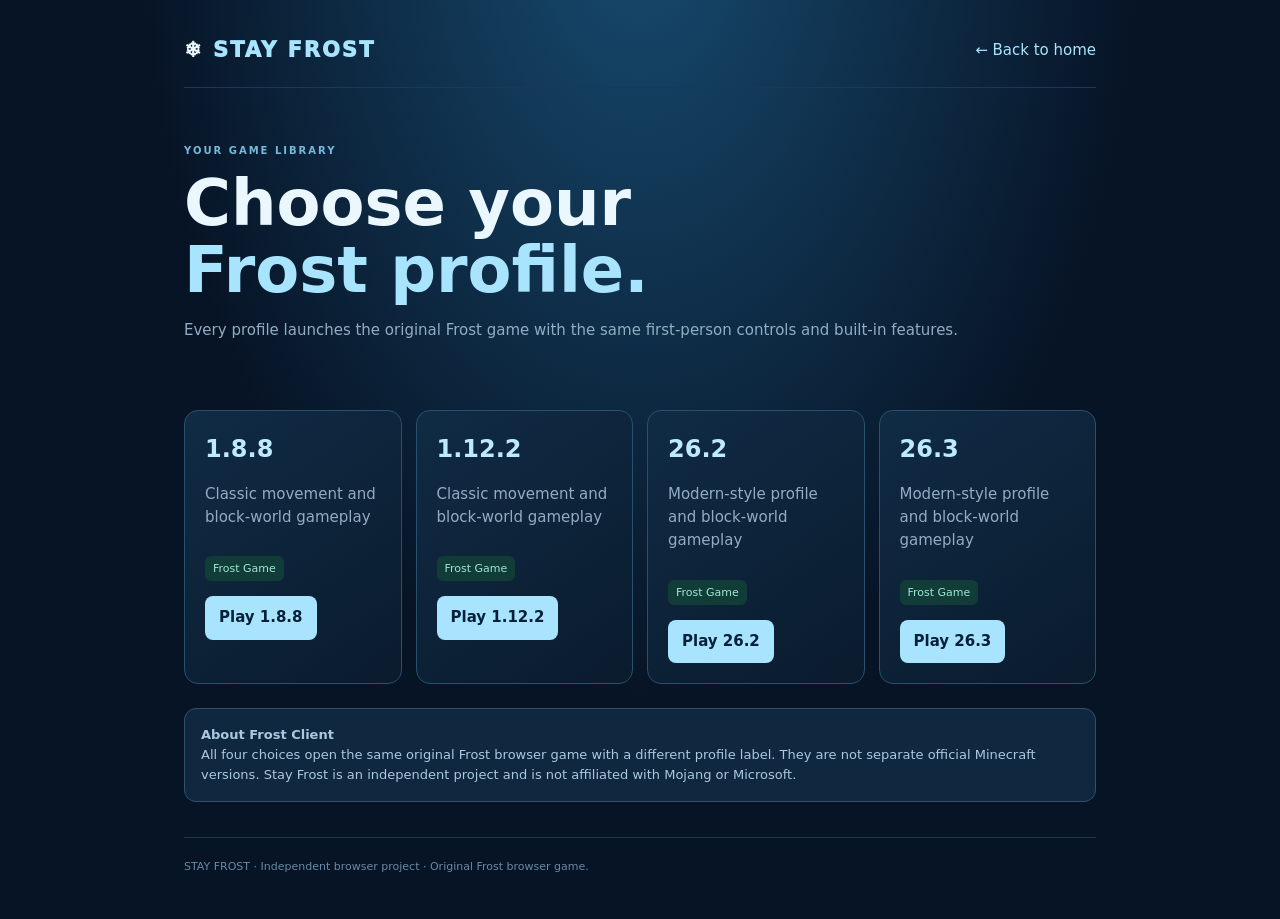
<file: play.html>
<!doctype html>
<html lang="en"><head><meta charset="utf-8"><meta name="viewport" content="width=device-width,initial-scale=1"><meta name="theme-color" content="#071426"><title>Play · Stay Frost</title><link rel="manifest" href="./manifest.webmanifest"><style>
*{box-sizing:border-box}body{margin:0;min-height:100vh;background:radial-gradient(ellipse at 50% -10%,#174b70,transparent 55%),#071426;color:#eaf7ff;font:15px/1.55 system-ui,Segoe UI,sans-serif}.wrap{max-width:960px;margin:auto;padding:24px}.top{display:flex;justify-content:space-between;align-items:center;border-bottom:1px solid #1b3855;padding:10px 0 20px}.logo{font-weight:950;letter-spacing:2px;font-size:21px}.logo span{color:#a9e4ff}.link{color:#a9e4ff;text-decoration:none}.hero{padding:55px 0 28px}.eyebrow{font-size:10px;letter-spacing:2px;color:#76b9dc;font-weight:800}.hero h1{font-size:clamp(40px,8vw,64px);line-height:1.05;margin:12px 0}.hero h1 em{font-style:normal;color:#a9e4ff}.muted{color:#91adc3}.grid{display:grid;grid-template-columns:repeat(auto-fit,minmax(190px,1fr));gap:14px;margin:24px 0}.card{background:linear-gradient(145deg,#102b45,#0a1b2d);border:1px solid #28516e;border-radius:14px;padding:20px}.version{font-size:24px;font-weight:900;color:#bdeaff}.state{display:inline-block;margin:12px 0 5px;padding:4px 8px;border-radius:6px;background:#123c38;color:#9de8d1;font-size:11px}.state.warn{background:#49351b;color:#ffd69a}.btn{display:inline-block;margin-top:10px;padding:10px 14px;border-radius:8px;background:#a9e4ff;color:#06203a;font-weight:850;text-decoration:none;border:0}.notice{padding:16px;border:1px solid #31516b;background:#102740;border-radius:12px;color:#a9c9de;font-size:13px}footer{margin-top:35px;border-top:1px solid #1b3855;padding:20px 0;color:#688aa5;font-size:11px}@media(max-width:600px){.wrap{padding:16px}.hero{padding-top:38px}}
</style></head><body><div class="wrap"><header class="top"><div class="logo">❄ <span>STAY FROST</span></div><a class="link" href="./index.html">← Back to home</a></header><main><section class="hero"><div class="eyebrow">YOUR GAME LIBRARY</div><h1>Choose your<br><em>Frost profile.</em></h1><p class="muted">Every profile launches the original Frost game with the same first-person controls and built-in features.</p></section><div class="grid">
<article class="card"><div class="version">1.8.8</div><p class="muted">Classic movement and block-world gameplay</p><span class="state">Frost Game</span><br><a class="btn" href="./game.html?version=1.8.8">Play 1.8.8</a></article>
<article class="card"><div class="version">1.12.2</div><p class="muted">Classic movement and block-world gameplay</p><span class="state">Frost Game</span><br><a class="btn" href="./game.html?version=1.12.2">Play 1.12.2</a></article>
<article class="card"><div class="version">26.2</div><p class="muted">Modern-style profile and block-world gameplay</p><span class="state">Frost Game</span><br><a class="btn" href="./game.html?version=26.2">Play 26.2</a></article>
<article class="card"><div class="version">26.3</div><p class="muted">Modern-style profile and block-world gameplay</p><span class="state">Frost Game</span><br><a class="btn" href="./game.html?version=26.3">Play 26.3</a></article>
</div><div class="notice"><strong>About Frost Client</strong><br>All four choices open the same original Frost browser game with a different profile label. They are not separate official Minecraft versions. Stay Frost is an independent project and is not affiliated with Mojang or Microsoft.</div></main><footer>STAY FROST · Independent browser project · Original Frost browser game.</footer></div></body></html>
</file>
